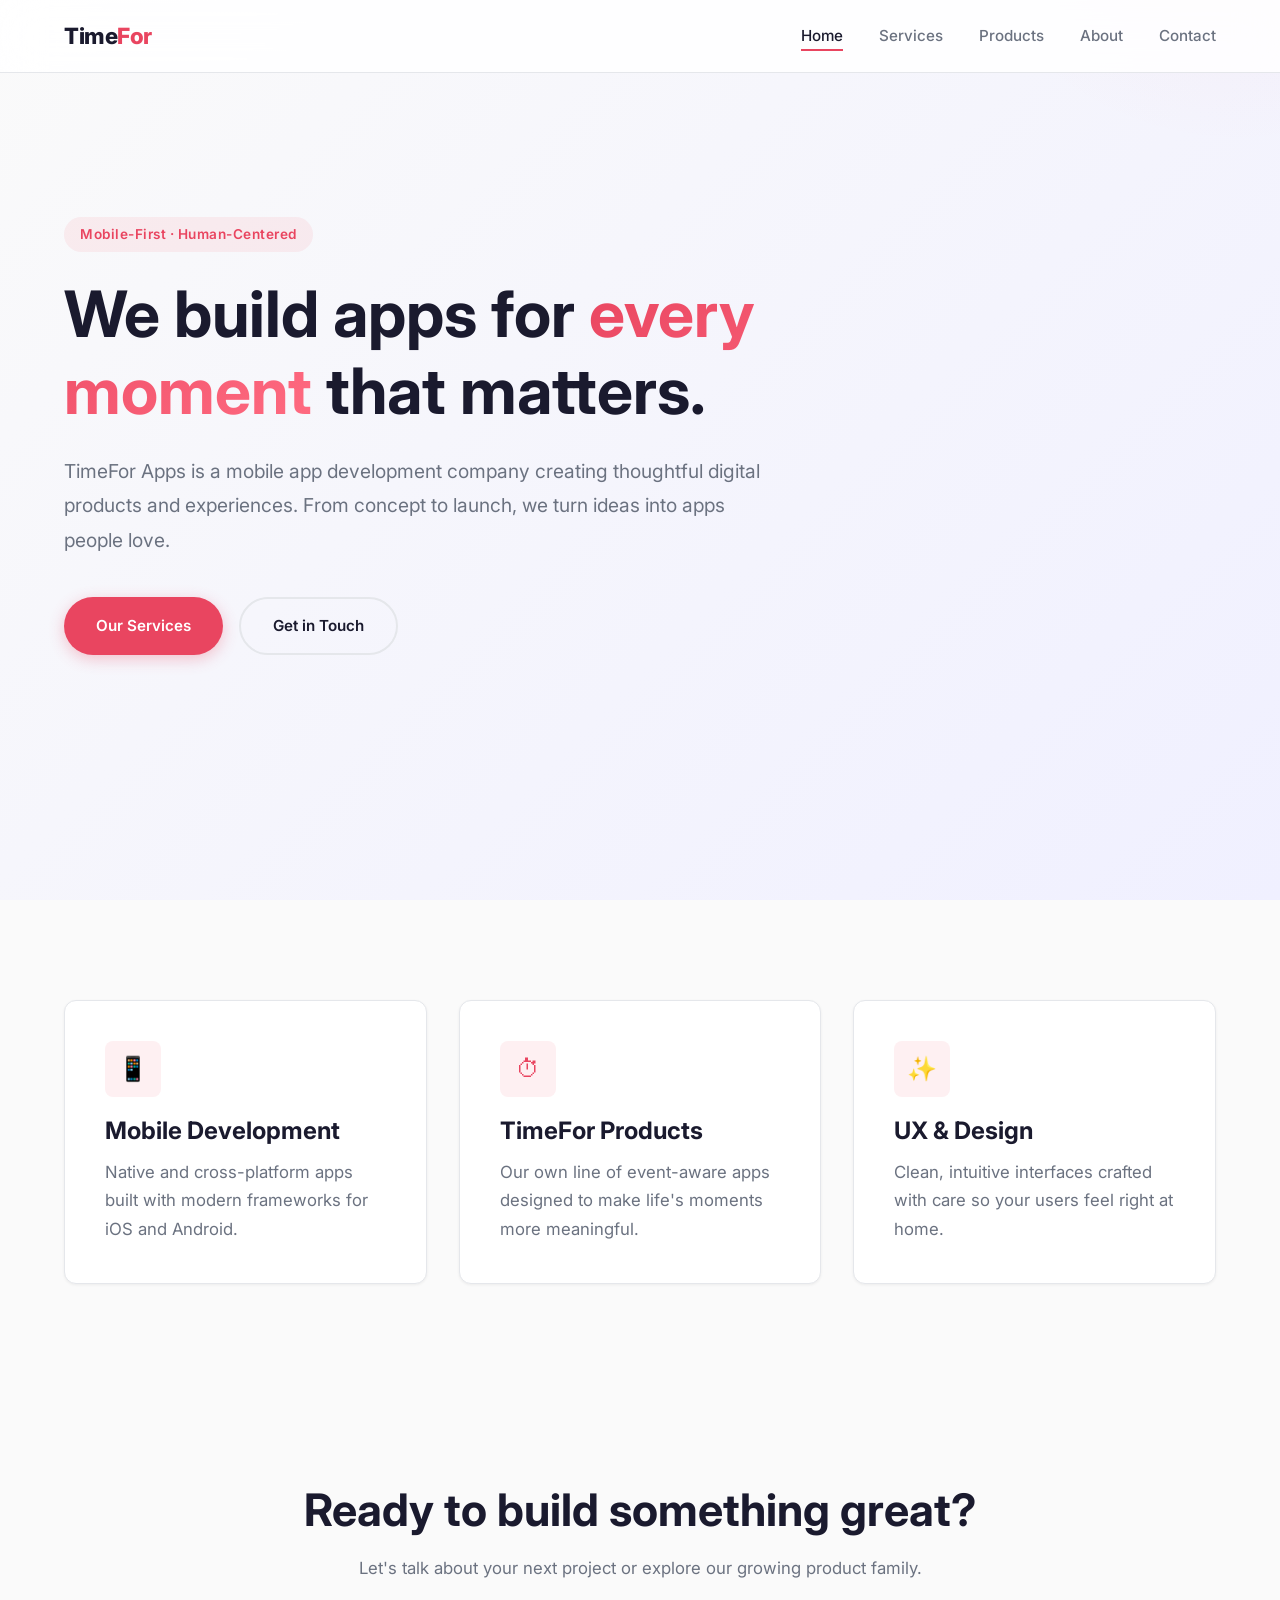
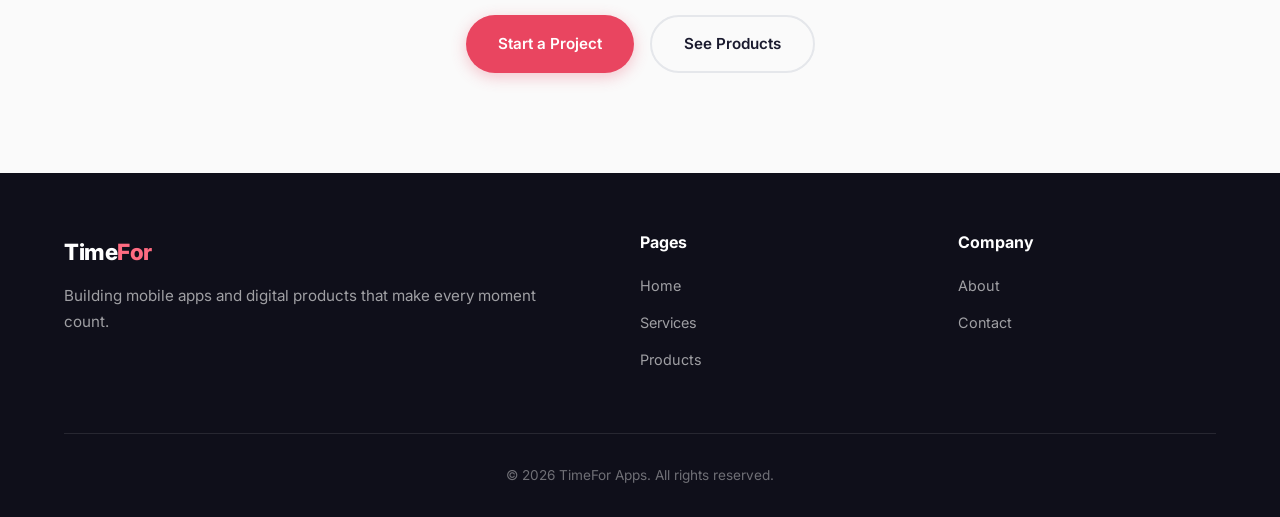
<file: index.html>
<!DOCTYPE html>
<html lang="en">
<head>
  <meta charset="UTF-8">
  <meta name="viewport" content="width=device-width, initial-scale=1.0">
  <title>TimeFor Apps — Mobile App Development & Digital Products</title>
  <meta name="description" content="TimeFor Apps crafts beautiful mobile applications and innovative digital products that make every moment count.">
  <link rel="preconnect" href="https://fonts.googleapis.com">
  <link rel="preconnect" href="https://fonts.gstatic.com" crossorigin>
  <link href="https://fonts.googleapis.com/css2?family=Inter:wght@400;500;600;700;800&display=swap" rel="stylesheet">
  <link rel="stylesheet" href="css/styles.css">
</head>
<body>

  <!-- Navigation -->
  <nav class="navbar">
    <div class="container">
      <a href="index.html" class="nav-logo">Time<span>For</span></a>
      <ul class="nav-links">
        <li><a href="index.html">Home</a></li>
        <li><a href="services.html">Services</a></li>
        <li><a href="products.html">Products</a></li>
        <li><a href="about.html">About</a></li>
        <li><a href="contact.html">Contact</a></li>
      </ul>
      <button class="nav-toggle" aria-label="Toggle navigation">
        <span></span>
        <span></span>
        <span></span>
      </button>
    </div>
  </nav>

  <!-- Hero -->
  <section class="hero">
    <div class="container">
      <div class="hero-content">
        <span class="hero-tag">Mobile-First &middot; Human-Centered</span>
        <h1>We build apps for <span class="highlight">every moment</span> that matters.</h1>
        <p>TimeFor Apps is a mobile app development company creating thoughtful digital products and experiences. From concept to launch, we turn ideas into apps people love.</p>
        <div class="hero-buttons">
          <a href="services.html" class="btn btn-primary">Our Services</a>
          <a href="contact.html" class="btn btn-outline">Get in Touch</a>
        </div>
      </div>
    </div>
  </section>

  <!-- Quick Intro -->
  <section>
    <div class="container">
      <div class="services-grid">
        <div class="card fade-in">
          <div class="card-icon">&#128241;</div>
          <h3>Mobile Development</h3>
          <p>Native and cross-platform apps built with modern frameworks for iOS and Android.</p>
        </div>
        <div class="card fade-in">
          <div class="card-icon">&#9201;</div>
          <h3>TimeFor Products</h3>
          <p>Our own line of event-aware apps designed to make life's moments more meaningful.</p>
        </div>
        <div class="card fade-in">
          <div class="card-icon">&#10024;</div>
          <h3>UX &amp; Design</h3>
          <p>Clean, intuitive interfaces crafted with care so your users feel right at home.</p>
        </div>
      </div>
    </div>
  </section>

  <!-- CTA -->
  <section style="text-align: center;">
    <div class="container">
      <h2 class="fade-in">Ready to build something great?</h2>
      <p class="fade-in" style="margin: 16px auto 32px;">Let's talk about your next project or explore our growing product family.</p>
      <div class="fade-in" style="display: flex; gap: 16px; justify-content: center; flex-wrap: wrap;">
        <a href="contact.html" class="btn btn-primary">Start a Project</a>
        <a href="products.html" class="btn btn-outline">See Products</a>
      </div>
    </div>
  </section>

  <!-- Footer -->
  <footer class="footer">
    <div class="container">
      <div class="footer-grid">
        <div class="footer-brand">
          <a href="index.html" class="nav-logo" style="color:#fff;">Time<span style="color:var(--color-accent-light);">For</span></a>
          <p>Building mobile apps and digital products that make every moment count.</p>
        </div>
        <div>
          <h4>Pages</h4>
          <ul class="footer-links">
            <li><a href="index.html">Home</a></li>
            <li><a href="services.html">Services</a></li>
            <li><a href="products.html">Products</a></li>
          </ul>
        </div>
        <div>
          <h4>Company</h4>
          <ul class="footer-links">
            <li><a href="about.html">About</a></li>
            <li><a href="contact.html">Contact</a></li>
          </ul>
        </div>
      </div>
      <div class="footer-bottom">
        &copy; 2026 TimeFor Apps. All rights reserved.
      </div>
    </div>
  </footer>

  <script src="js/main.js"></script>
</body>
</html>
</file>
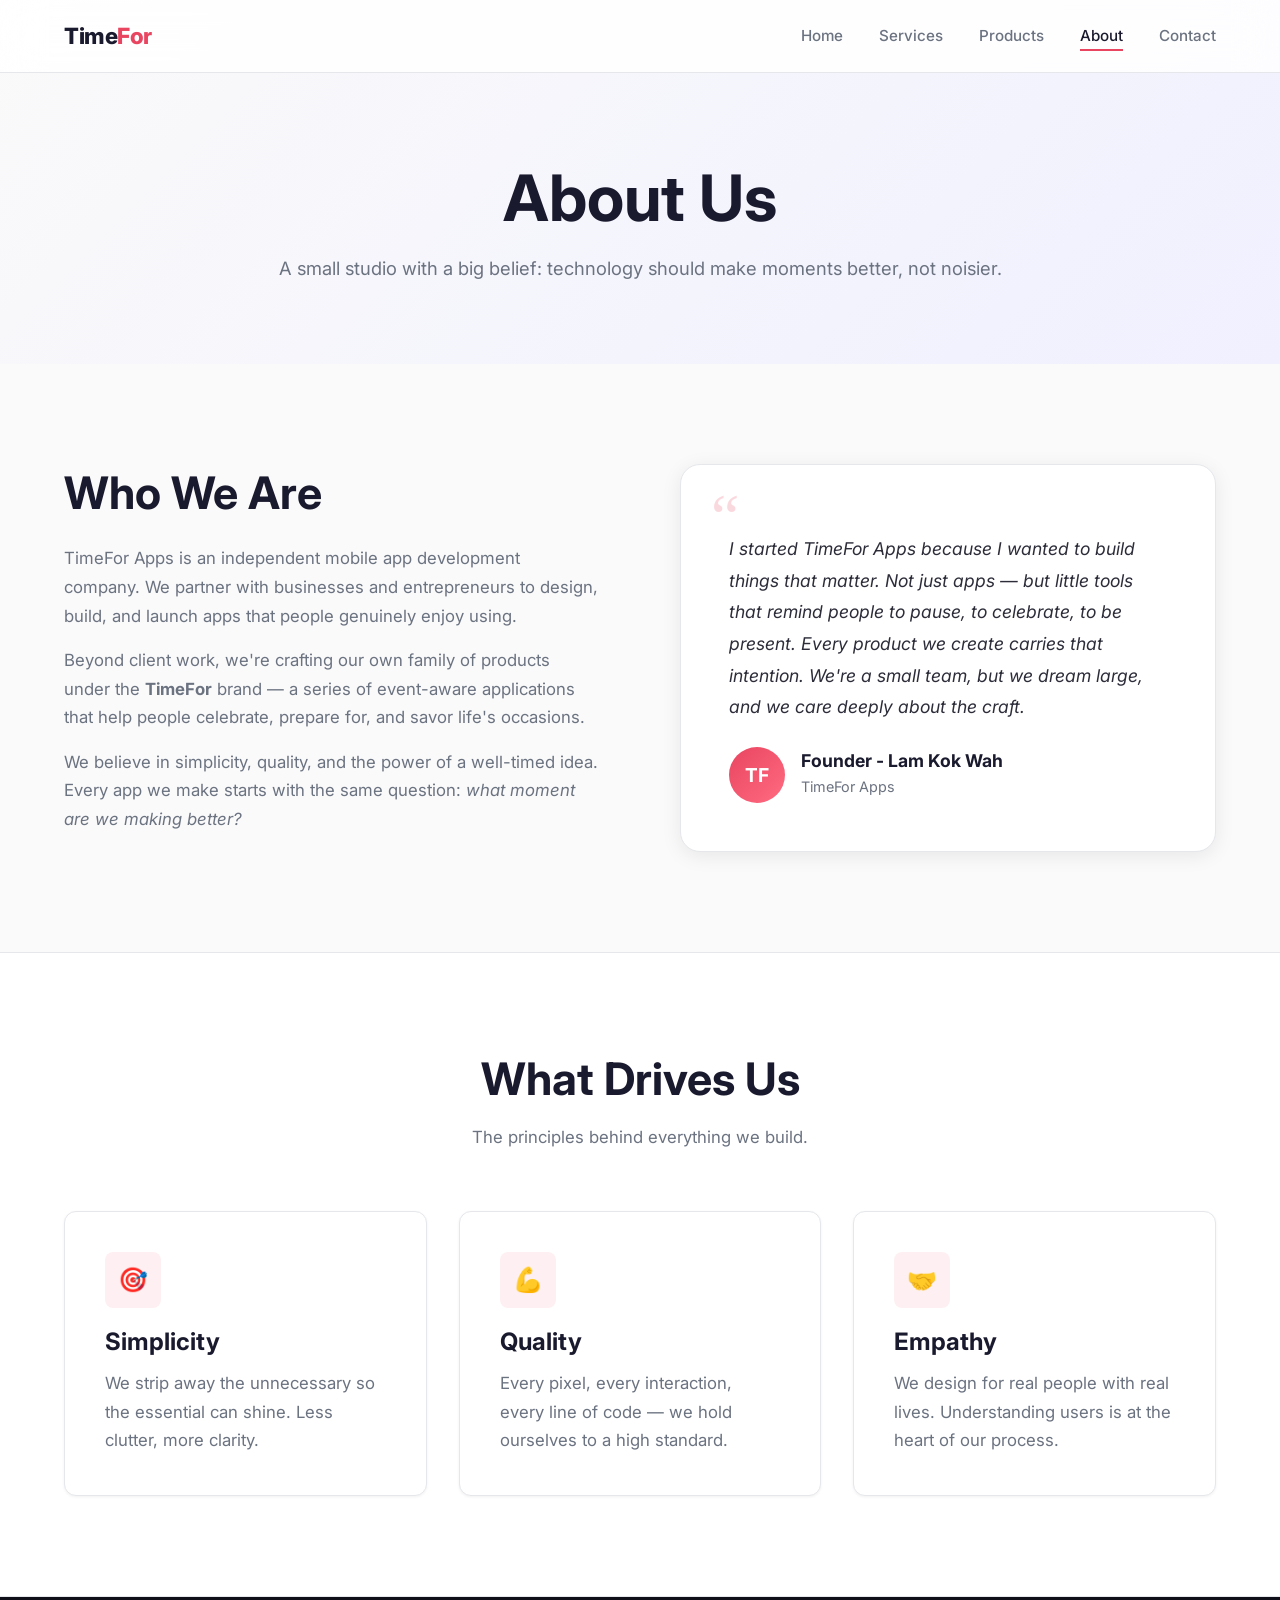
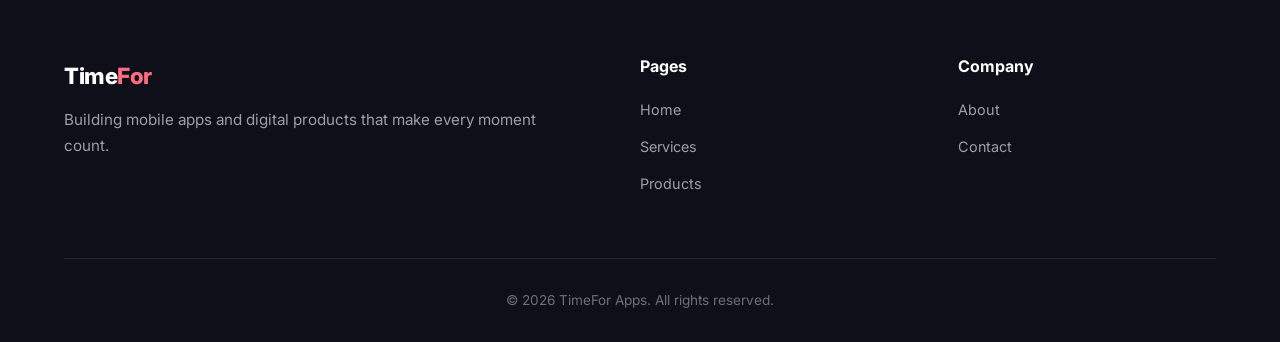
<file: about.html>
<!DOCTYPE html>
<html lang="en">
<head>
  <meta charset="UTF-8">
  <meta name="viewport" content="width=device-width, initial-scale=1.0">
  <title>About — TimeFor Apps</title>
  <meta name="description" content="Learn about TimeFor Apps, our mission, and the founder behind our mobile-first approach.">
  <link rel="preconnect" href="https://fonts.googleapis.com">
  <link rel="preconnect" href="https://fonts.gstatic.com" crossorigin>
  <link href="https://fonts.googleapis.com/css2?family=Inter:wght@400;500;600;700;800&display=swap" rel="stylesheet">
  <link rel="stylesheet" href="css/styles.css">
</head>
<body>

  <!-- Navigation -->
  <nav class="navbar">
    <div class="container">
      <a href="index.html" class="nav-logo">Time<span>For</span></a>
      <ul class="nav-links">
        <li><a href="index.html">Home</a></li>
        <li><a href="services.html">Services</a></li>
        <li><a href="products.html">Products</a></li>
        <li><a href="about.html">About</a></li>
        <li><a href="contact.html">Contact</a></li>
      </ul>
      <button class="nav-toggle" aria-label="Toggle navigation">
        <span></span>
        <span></span>
        <span></span>
      </button>
    </div>
  </nav>

  <!-- Page Header -->
  <section class="page-header">
    <div class="container">
      <h1>About Us</h1>
      <p>A small studio with a big belief: technology should make moments better, not noisier.</p>
    </div>
  </section>

  <!-- About Content -->
  <section>
    <div class="container">
      <div class="about-content">

        <div class="about-text fade-in">
          <h2>Who We Are</h2>
          <p>TimeFor Apps is an independent mobile app development company. We partner with businesses and entrepreneurs to design, build, and launch apps that people genuinely enjoy using.</p>
          <p>Beyond client work, we're crafting our own family of products under the <strong>TimeFor</strong> brand &mdash; a series of event-aware applications that help people celebrate, prepare for, and savor life's occasions.</p>
          <p>We believe in simplicity, quality, and the power of a well-timed idea. Every app we make starts with the same question: <em>what moment are we making better?</em></p>
        </div>

        <div class="founder-note fade-in">
          <blockquote>
            I started TimeFor Apps because I wanted to build things that matter. Not just apps &mdash; but little tools that remind people to pause, to celebrate, to be present. Every product we create carries that intention. We're a small team, but we dream large, and we care deeply about the craft.
          </blockquote>
          <div class="founder-info">
            <div class="founder-avatar">TF</div>
            <div class="founder-details">
              <h4>Founder - Lam Kok Wah</h4>
              <span>TimeFor Apps</span>
            </div>
          </div>
        </div>

      </div>
    </div>
  </section>

  <!-- Values -->
  <section style="background: var(--color-surface); border-top: 1px solid var(--color-border); border-bottom: 1px solid var(--color-border);">
    <div class="container" style="text-align: center;">
      <h2 class="fade-in">What Drives Us</h2>
      <p class="fade-in" style="margin: 16px auto 60px; max-width: 500px;">The principles behind everything we build.</p>
      <div class="services-grid" style="text-align: left;">
        <div class="card fade-in">
          <div class="card-icon">&#127919;</div>
          <h3>Simplicity</h3>
          <p>We strip away the unnecessary so the essential can shine. Less clutter, more clarity.</p>
        </div>
        <div class="card fade-in">
          <div class="card-icon">&#128170;</div>
          <h3>Quality</h3>
          <p>Every pixel, every interaction, every line of code &mdash; we hold ourselves to a high standard.</p>
        </div>
        <div class="card fade-in">
          <div class="card-icon">&#129309;</div>
          <h3>Empathy</h3>
          <p>We design for real people with real lives. Understanding users is at the heart of our process.</p>
        </div>
      </div>
    </div>
  </section>

  <!-- Footer -->
  <footer class="footer">
    <div class="container">
      <div class="footer-grid">
        <div class="footer-brand">
          <a href="index.html" class="nav-logo" style="color:#fff;">Time<span style="color:var(--color-accent-light);">For</span></a>
          <p>Building mobile apps and digital products that make every moment count.</p>
        </div>
        <div>
          <h4>Pages</h4>
          <ul class="footer-links">
            <li><a href="index.html">Home</a></li>
            <li><a href="services.html">Services</a></li>
            <li><a href="products.html">Products</a></li>
          </ul>
        </div>
        <div>
          <h4>Company</h4>
          <ul class="footer-links">
            <li><a href="about.html">About</a></li>
            <li><a href="contact.html">Contact</a></li>
          </ul>
        </div>
      </div>
      <div class="footer-bottom">
        &copy; 2026 TimeFor Apps. All rights reserved.
      </div>
    </div>
  </footer>

  <script src="js/main.js"></script>
</body>
</html>
</file>
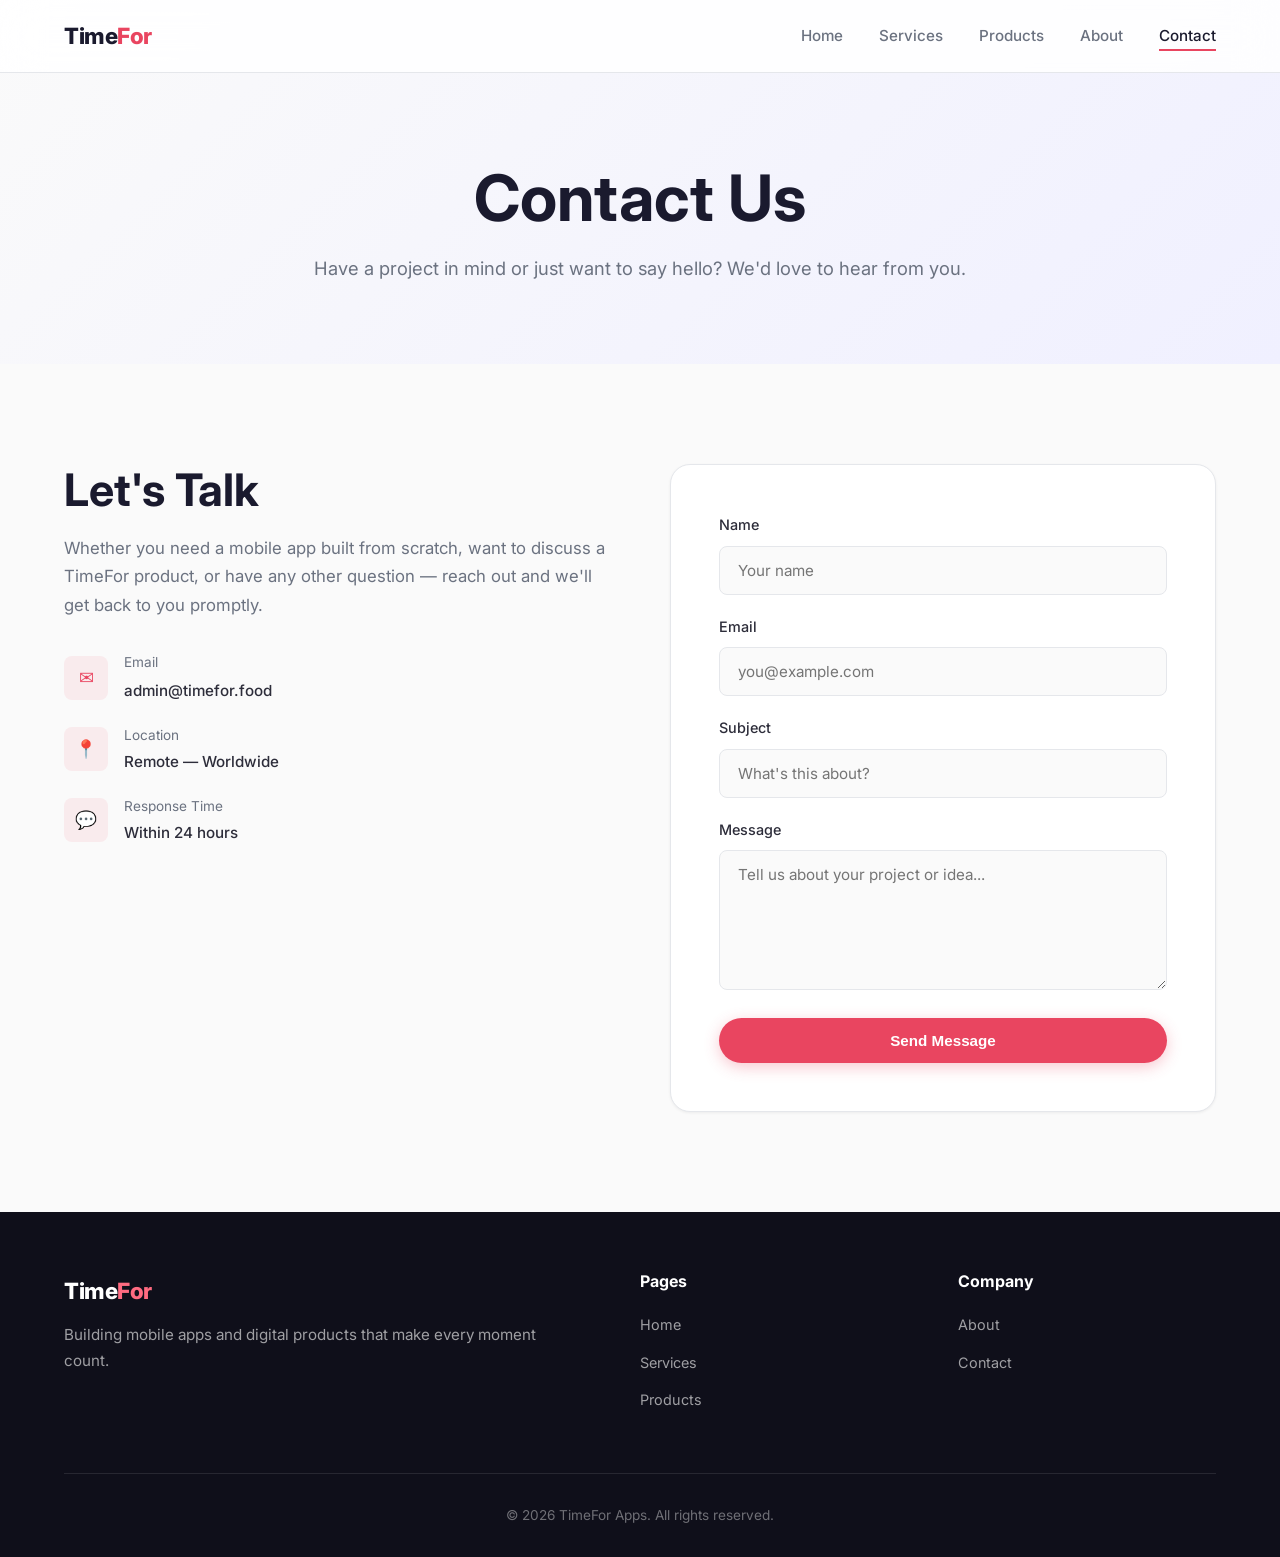
<file: contact.html>
<!DOCTYPE html>
<html lang="en">
<head>
  <meta charset="UTF-8">
  <meta name="viewport" content="width=device-width, initial-scale=1.0">
  <title>Contact — TimeFor Apps</title>
  <meta name="description" content="Get in touch with TimeFor Apps. Have a project idea or question? We'd love to hear from you.">
  <link rel="preconnect" href="https://fonts.googleapis.com">
  <link rel="preconnect" href="https://fonts.gstatic.com" crossorigin>
  <link href="https://fonts.googleapis.com/css2?family=Inter:wght@400;500;600;700;800&display=swap" rel="stylesheet">
  <link rel="stylesheet" href="css/styles.css">
</head>
<body>

  <!-- Navigation -->
  <nav class="navbar">
    <div class="container">
      <a href="index.html" class="nav-logo">Time<span>For</span></a>
      <ul class="nav-links">
        <li><a href="index.html">Home</a></li>
        <li><a href="services.html">Services</a></li>
        <li><a href="products.html">Products</a></li>
        <li><a href="about.html">About</a></li>
        <li><a href="contact.html">Contact</a></li>
      </ul>
      <button class="nav-toggle" aria-label="Toggle navigation">
        <span></span>
        <span></span>
        <span></span>
      </button>
    </div>
  </nav>

  <!-- Page Header -->
  <section class="page-header">
    <div class="container">
      <h1>Contact Us</h1>
      <p>Have a project in mind or just want to say hello? We'd love to hear from you.</p>
    </div>
  </section>

  <!-- Contact Content -->
  <section>
    <div class="container">
      <div class="contact-wrapper">

        <div class="contact-info fade-in">
          <h2>Let's Talk</h2>
          <p>Whether you need a mobile app built from scratch, want to discuss a TimeFor product, or have any other question &mdash; reach out and we'll get back to you promptly.</p>

          <div class="contact-detail">
            <div class="contact-detail-icon">&#9993;</div>
            <div class="contact-detail-text">
              <span>Email</span>
              <a href="mailto:admin@timefor.food">admin@timefor.food</a>
            </div>
          </div>

          <div class="contact-detail">
            <div class="contact-detail-icon">&#128205;</div>
            <div class="contact-detail-text">
              <span>Location</span>
              <p>Remote &mdash; Worldwide</p>
            </div>
          </div>

          <div class="contact-detail">
            <div class="contact-detail-icon">&#128172;</div>
            <div class="contact-detail-text">
              <span>Response Time</span>
              <p>Within 24 hours</p>
            </div>
          </div>
        </div>

        <form class="contact-form fade-in" onsubmit="return false;">
          <div class="form-group">
            <label for="name">Name</label>
            <input type="text" id="name" name="name" placeholder="Your name" required>
          </div>
          <div class="form-group">
            <label for="email">Email</label>
            <input type="email" id="email" name="email" placeholder="you@example.com" required>
          </div>
          <div class="form-group">
            <label for="subject">Subject</label>
            <input type="text" id="subject" name="subject" placeholder="What's this about?">
          </div>
          <div class="form-group">
            <label for="message">Message</label>
            <textarea id="message" name="message" placeholder="Tell us about your project or idea..." required></textarea>
          </div>
          <button type="submit" class="btn btn-primary">Send Message</button>
        </form>

      </div>
    </div>
  </section>

  <!-- Footer -->
  <footer class="footer">
    <div class="container">
      <div class="footer-grid">
        <div class="footer-brand">
          <a href="index.html" class="nav-logo" style="color:#fff;">Time<span style="color:var(--color-accent-light);">For</span></a>
          <p>Building mobile apps and digital products that make every moment count.</p>
        </div>
        <div>
          <h4>Pages</h4>
          <ul class="footer-links">
            <li><a href="index.html">Home</a></li>
            <li><a href="services.html">Services</a></li>
            <li><a href="products.html">Products</a></li>
          </ul>
        </div>
        <div>
          <h4>Company</h4>
          <ul class="footer-links">
            <li><a href="about.html">About</a></li>
            <li><a href="contact.html">Contact</a></li>
          </ul>
        </div>
      </div>
      <div class="footer-bottom">
        &copy; 2026 TimeFor Apps. All rights reserved.
      </div>
    </div>
  </footer>

  <script src="js/main.js"></script>
</body>
</html>
</file>
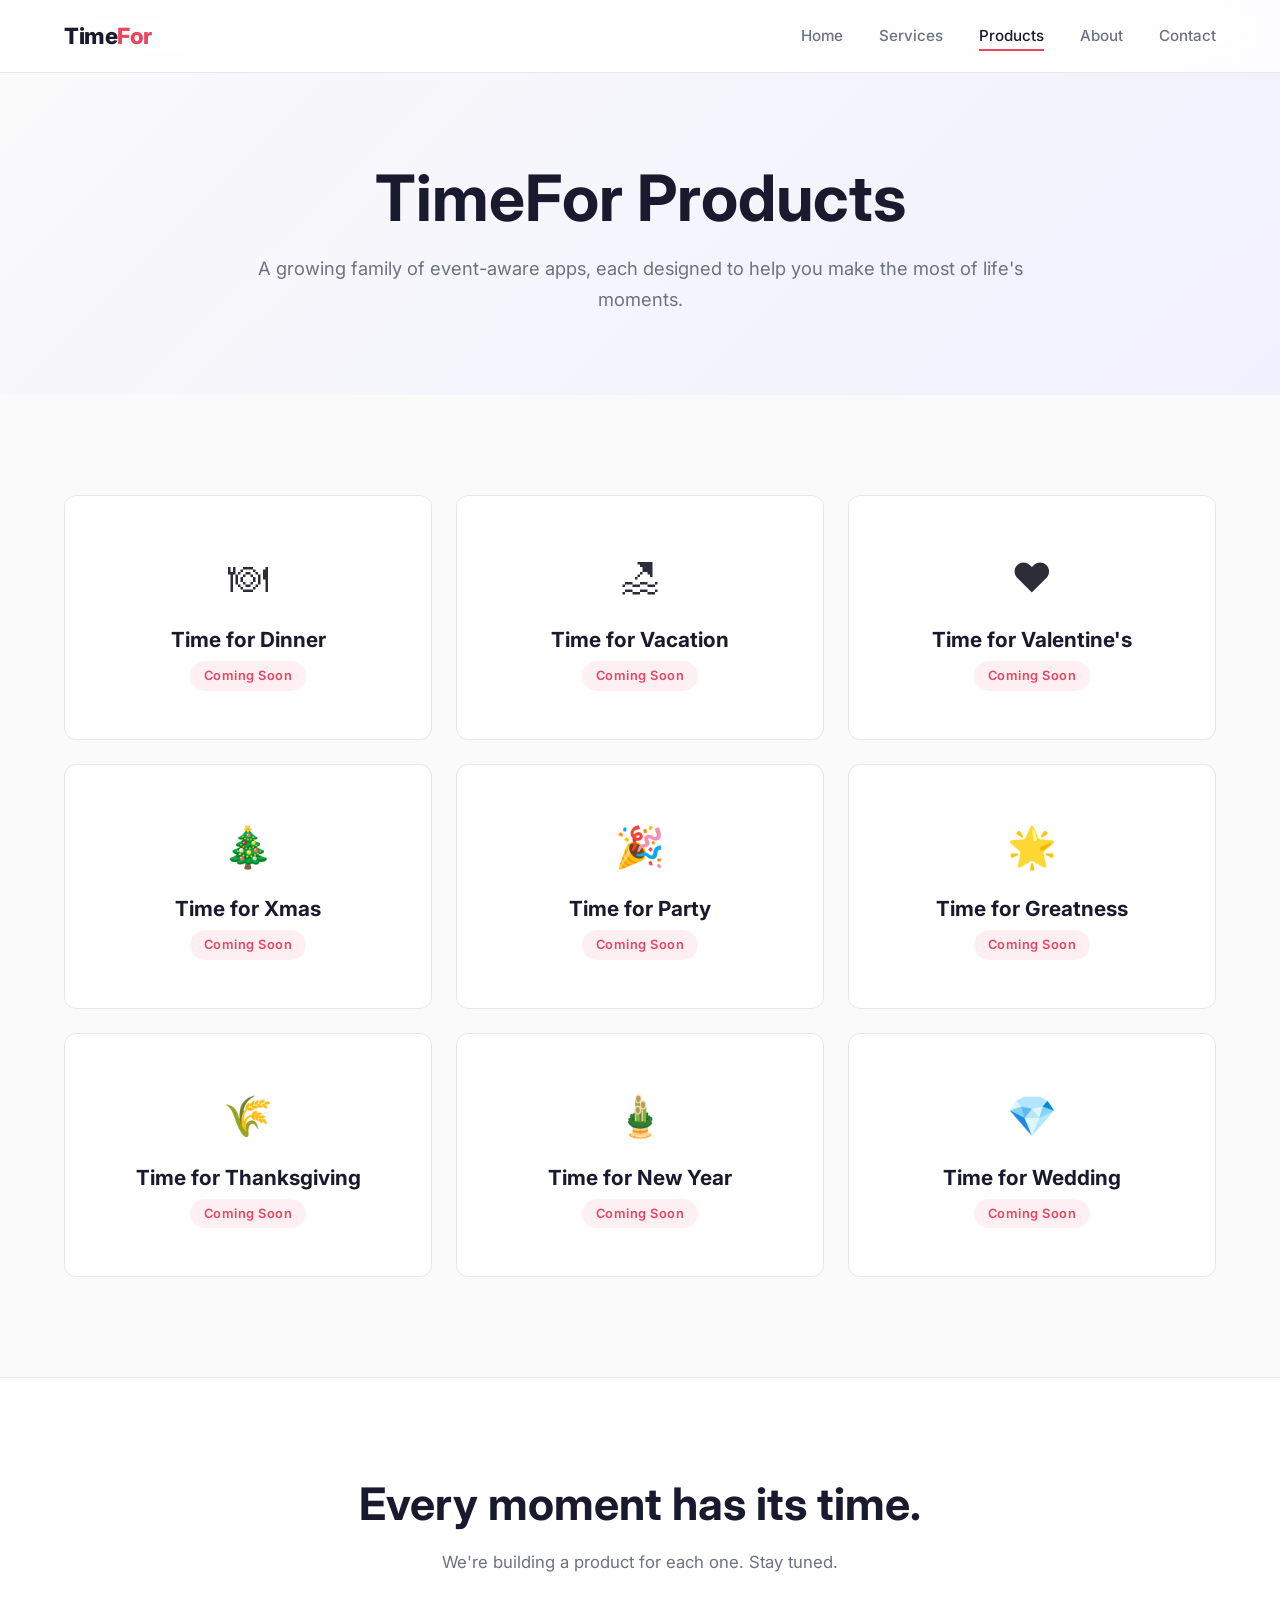
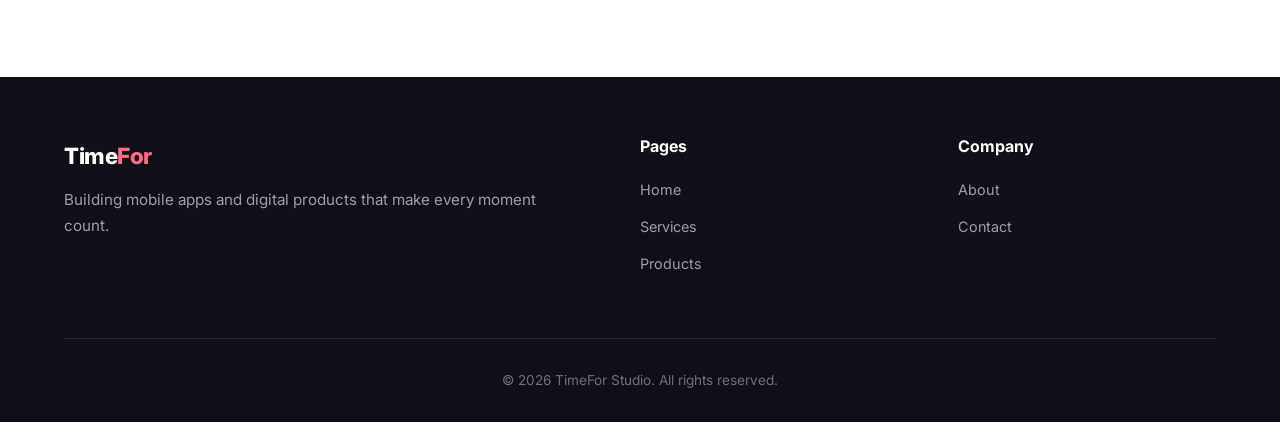
<file: products.html>
<!DOCTYPE html>
<html lang="en">
<head>
  <meta charset="UTF-8">
  <meta name="viewport" content="width=device-width, initial-scale=1.0">
  <title>Products — TimeFor Apps</title>
  <meta name="description" content="Explore the TimeFor product family — event-aware apps designed to make life's moments more meaningful.">
  <link rel="preconnect" href="https://fonts.googleapis.com">
  <link rel="preconnect" href="https://fonts.gstatic.com" crossorigin>
  <link href="https://fonts.googleapis.com/css2?family=Inter:wght@400;500;600;700;800&display=swap" rel="stylesheet">
  <link rel="stylesheet" href="css/styles.css">
</head>
<body>

  <!-- Navigation -->
  <nav class="navbar">
    <div class="container">
      <a href="index.html" class="nav-logo">Time<span>For</span></a>
      <ul class="nav-links">
        <li><a href="index.html">Home</a></li>
        <li><a href="services.html">Services</a></li>
        <li><a href="products.html">Products</a></li>
        <li><a href="about.html">About</a></li>
        <li><a href="contact.html">Contact</a></li>
      </ul>
      <button class="nav-toggle" aria-label="Toggle navigation">
        <span></span>
        <span></span>
        <span></span>
      </button>
    </div>
  </nav>

  <!-- Page Header -->
  <section class="page-header">
    <div class="container">
      <h1>TimeFor Products</h1>
      <p>A growing family of event-aware apps, each designed to help you make the most of life's moments.</p>
    </div>
  </section>

  <!-- Products Grid -->
  <section>
    <div class="container">
      <div class="products-grid">

        <div class="product-card fade-in">
          <span class="product-emoji">&#127869;</span>
          <h3>Time for Dinner</h3>
          <span class="product-status">Coming Soon</span>
        </div>

        <div class="product-card fade-in">
          <span class="product-emoji">&#127958;</span>
          <h3>Time for Vacation</h3>
          <span class="product-status">Coming Soon</span>
        </div>

        <div class="product-card fade-in">
          <span class="product-emoji">&#10084;&#65039;</span>
          <h3>Time for Valentine's</h3>
          <span class="product-status">Coming Soon</span>
        </div>

        <div class="product-card fade-in">
          <span class="product-emoji">&#127876;</span>
          <h3>Time for Xmas</h3>
          <span class="product-status">Coming Soon</span>
        </div>

        <div class="product-card fade-in">
          <span class="product-emoji">&#127881;</span>
          <h3>Time for Party</h3>
          <span class="product-status">Coming Soon</span>
        </div>

        <div class="product-card fade-in">
          <span class="product-emoji">&#127775;</span>
          <h3>Time for Greatness</h3>
          <span class="product-status">Coming Soon</span>
        </div>

        <div class="product-card fade-in">
          <span class="product-emoji">&#127806;</span>
          <h3>Time for Thanksgiving</h3>
          <span class="product-status">Coming Soon</span>
        </div>

        <div class="product-card fade-in">
          <span class="product-emoji">&#127885;</span>
          <h3>Time for New Year</h3>
          <span class="product-status">Coming Soon</span>
        </div>

        <div class="product-card fade-in">
          <span class="product-emoji">&#128142;</span>
          <h3>Time for Wedding</h3>
          <span class="product-status">Coming Soon</span>
        </div>

      </div>
    </div>
  </section>

  <!-- Tagline -->
  <section style="text-align: center; background: var(--color-surface); border-top: 1px solid var(--color-border);">
    <div class="container">
      <h2 class="fade-in">Every moment has its time.</h2>
      <p class="fade-in" style="margin: 16px auto 0; max-width: 500px;">We're building a product for each one. Stay tuned.</p>
    </div>
  </section>

  <!-- Footer -->
  <footer class="footer">
    <div class="container">
      <div class="footer-grid">
        <div class="footer-brand">
          <a href="index.html" class="nav-logo" style="color:#fff;">Time<span style="color:var(--color-accent-light);">For</span></a>
          <p>Building mobile apps and digital products that make every moment count.</p>
        </div>
        <div>
          <h4>Pages</h4>
          <ul class="footer-links">
            <li><a href="index.html">Home</a></li>
            <li><a href="services.html">Services</a></li>
            <li><a href="products.html">Products</a></li>
          </ul>
        </div>
        <div>
          <h4>Company</h4>
          <ul class="footer-links">
            <li><a href="about.html">About</a></li>
            <li><a href="contact.html">Contact</a></li>
          </ul>
        </div>
      </div>
      <div class="footer-bottom">
        &copy; 2026 TimeFor Studio. All rights reserved.
      </div>
    </div>
  </footer>

  <script src="js/main.js"></script>
</body>
</html>
</file>
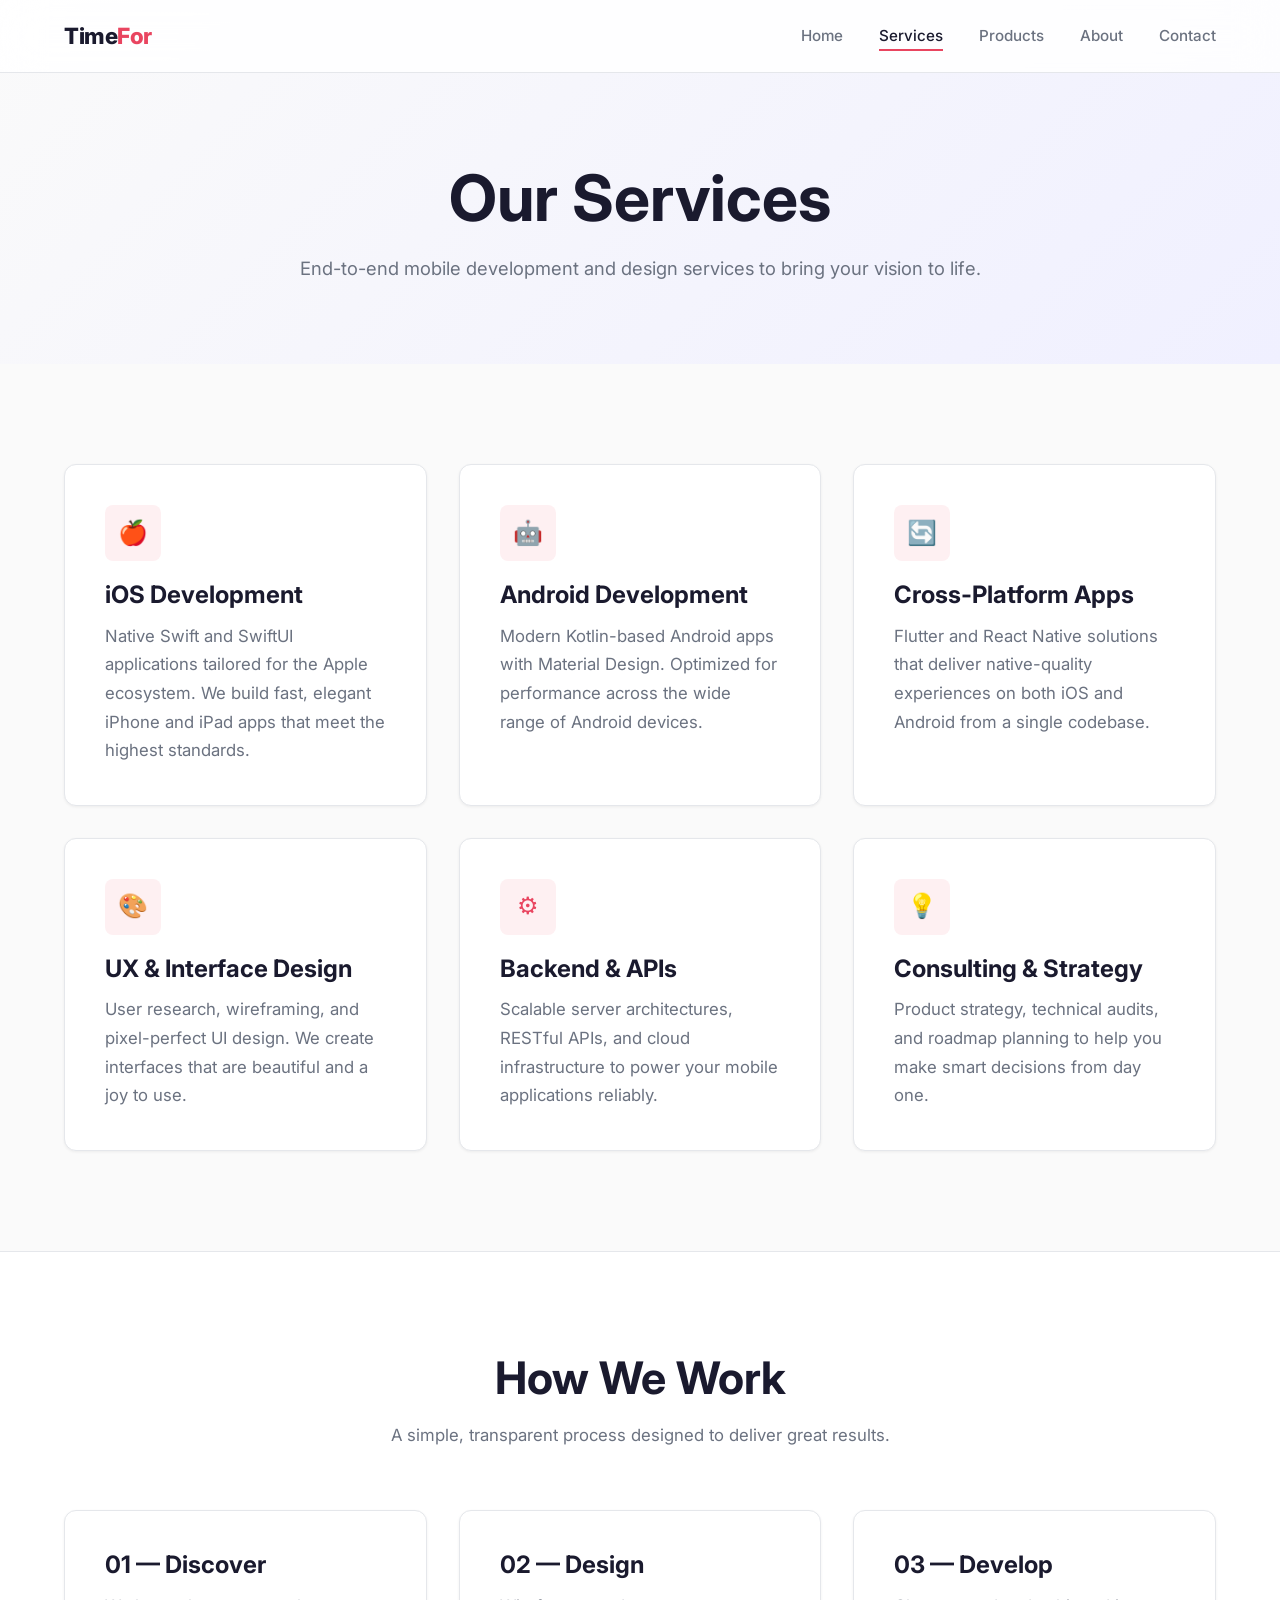
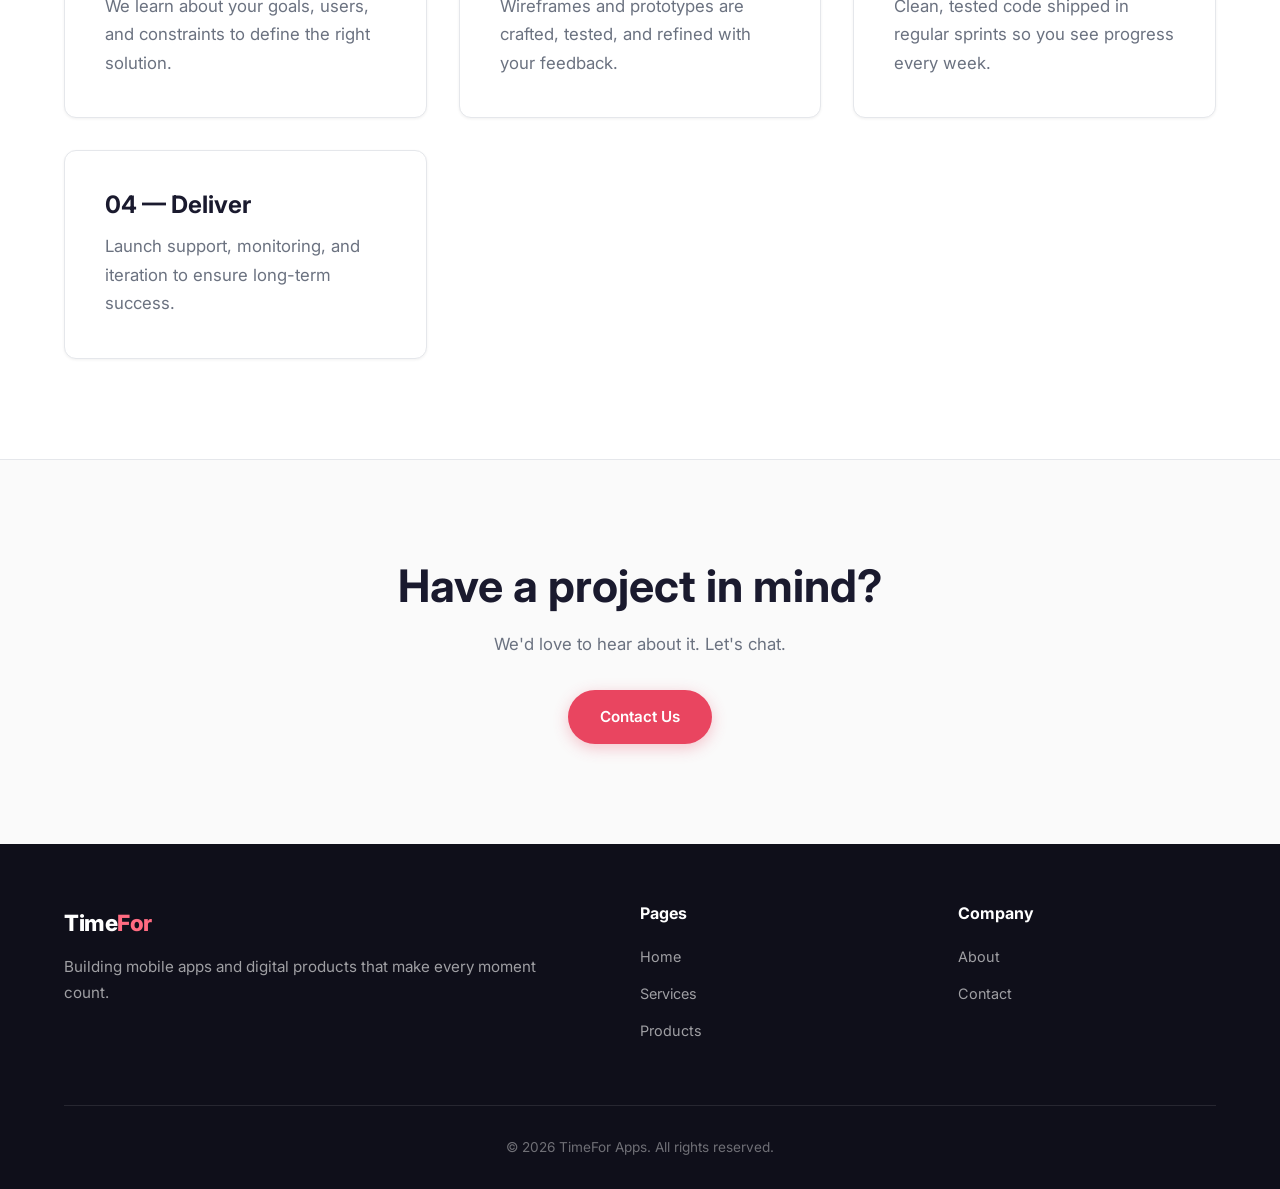
<file: services.html>
<!DOCTYPE html>
<html lang="en">
<head>
  <meta charset="UTF-8">
  <meta name="viewport" content="width=device-width, initial-scale=1.0">
  <title>Services — TimeFor Apps</title>
  <meta name="description" content="Mobile app development services including iOS, Android, cross-platform, UX design, and consulting.">
  <link rel="preconnect" href="https://fonts.googleapis.com">
  <link rel="preconnect" href="https://fonts.gstatic.com" crossorigin>
  <link href="https://fonts.googleapis.com/css2?family=Inter:wght@400;500;600;700;800&display=swap" rel="stylesheet">
  <link rel="stylesheet" href="css/styles.css">
</head>
<body>

  <!-- Navigation -->
  <nav class="navbar">
    <div class="container">
      <a href="index.html" class="nav-logo">Time<span>For</span></a>
      <ul class="nav-links">
        <li><a href="index.html">Home</a></li>
        <li><a href="services.html">Services</a></li>
        <li><a href="products.html">Products</a></li>
        <li><a href="about.html">About</a></li>
        <li><a href="contact.html">Contact</a></li>
      </ul>
      <button class="nav-toggle" aria-label="Toggle navigation">
        <span></span>
        <span></span>
        <span></span>
      </button>
    </div>
  </nav>

  <!-- Page Header -->
  <section class="page-header">
    <div class="container">
      <h1>Our Services</h1>
      <p>End-to-end mobile development and design services to bring your vision to life.</p>
    </div>
  </section>

  <!-- Services Detail -->
  <section>
    <div class="container">
      <div class="services-grid">

        <div class="card fade-in">
          <div class="card-icon">&#127822;</div>
          <h3>iOS Development</h3>
          <p>Native Swift and SwiftUI applications tailored for the Apple ecosystem. We build fast, elegant iPhone and iPad apps that meet the highest standards.</p>
        </div>

        <div class="card fade-in">
          <div class="card-icon">&#129302;</div>
          <h3>Android Development</h3>
          <p>Modern Kotlin-based Android apps with Material Design. Optimized for performance across the wide range of Android devices.</p>
        </div>

        <div class="card fade-in">
          <div class="card-icon">&#128260;</div>
          <h3>Cross-Platform Apps</h3>
          <p>Flutter and React Native solutions that deliver native-quality experiences on both iOS and Android from a single codebase.</p>
        </div>

        <div class="card fade-in">
          <div class="card-icon">&#127912;</div>
          <h3>UX &amp; Interface Design</h3>
          <p>User research, wireframing, and pixel-perfect UI design. We create interfaces that are beautiful and a joy to use.</p>
        </div>

        <div class="card fade-in">
          <div class="card-icon">&#9881;</div>
          <h3>Backend &amp; APIs</h3>
          <p>Scalable server architectures, RESTful APIs, and cloud infrastructure to power your mobile applications reliably.</p>
        </div>

        <div class="card fade-in">
          <div class="card-icon">&#128161;</div>
          <h3>Consulting &amp; Strategy</h3>
          <p>Product strategy, technical audits, and roadmap planning to help you make smart decisions from day one.</p>
        </div>

      </div>
    </div>
  </section>

  <!-- Process -->
  <section style="background: var(--color-surface); border-top: 1px solid var(--color-border); border-bottom: 1px solid var(--color-border);">
    <div class="container" style="text-align: center;">
      <h2 class="fade-in">How We Work</h2>
      <p class="fade-in" style="margin: 16px auto 60px; max-width: 550px;">A simple, transparent process designed to deliver great results.</p>
      <div class="services-grid" style="text-align: left;">
        <div class="card fade-in">
          <h3>01 &mdash; Discover</h3>
          <p>We learn about your goals, users, and constraints to define the right solution.</p>
        </div>
        <div class="card fade-in">
          <h3>02 &mdash; Design</h3>
          <p>Wireframes and prototypes are crafted, tested, and refined with your feedback.</p>
        </div>
        <div class="card fade-in">
          <h3>03 &mdash; Develop</h3>
          <p>Clean, tested code shipped in regular sprints so you see progress every week.</p>
        </div>
        <div class="card fade-in">
          <h3>04 &mdash; Deliver</h3>
          <p>Launch support, monitoring, and iteration to ensure long-term success.</p>
        </div>
      </div>
    </div>
  </section>

  <!-- CTA -->
  <section style="text-align: center;">
    <div class="container">
      <h2 class="fade-in">Have a project in mind?</h2>
      <p class="fade-in" style="margin: 16px auto 32px;">We'd love to hear about it. Let's chat.</p>
      <a href="contact.html" class="btn btn-primary fade-in">Contact Us</a>
    </div>
  </section>

  <!-- Footer -->
  <footer class="footer">
    <div class="container">
      <div class="footer-grid">
        <div class="footer-brand">
          <a href="index.html" class="nav-logo" style="color:#fff;">Time<span style="color:var(--color-accent-light);">For</span></a>
          <p>Building mobile apps and digital products that make every moment count.</p>
        </div>
        <div>
          <h4>Pages</h4>
          <ul class="footer-links">
            <li><a href="index.html">Home</a></li>
            <li><a href="services.html">Services</a></li>
            <li><a href="products.html">Products</a></li>
          </ul>
        </div>
        <div>
          <h4>Company</h4>
          <ul class="footer-links">
            <li><a href="about.html">About</a></li>
            <li><a href="contact.html">Contact</a></li>
          </ul>
        </div>
      </div>
      <div class="footer-bottom">
        &copy; 2026 TimeFor Apps. All rights reserved.
      </div>
    </div>
  </footer>

  <script src="js/main.js"></script>
</body>
</html>
</file>
<file: css/styles.css>
/* ============================================
   TimeFor Studio — Design System & Styles
   ============================================ */

/* ---------- Reset & Base ---------- */
*, *::before, *::after {
  margin: 0;
  padding: 0;
  box-sizing: border-box;
}

:root {
  --color-bg: #fafafa;
  --color-surface: #ffffff;
  --color-primary: #1a1a2e;
  --color-accent: #e94560;
  --color-accent-light: #ff6b81;
  --color-text: #2d2d3a;
  --color-text-muted: #6b7280;
  --color-border: #e5e7eb;
  --color-dark-bg: #0f0f1a;
  --color-dark-surface: #1a1a2e;

  --font-heading: 'Inter', -apple-system, BlinkMacSystemFont, 'Segoe UI', sans-serif;
  --font-body: 'Inter', -apple-system, BlinkMacSystemFont, 'Segoe UI', sans-serif;

  --shadow-sm: 0 1px 3px rgba(0,0,0,0.06);
  --shadow-md: 0 4px 20px rgba(0,0,0,0.08);
  --shadow-lg: 0 10px 40px rgba(0,0,0,0.1);

  --radius-sm: 8px;
  --radius-md: 12px;
  --radius-lg: 20px;
  --radius-full: 9999px;

  --transition: 0.3s cubic-bezier(0.4, 0, 0.2, 1);
  --max-width: 1200px;
}

html {
  scroll-behavior: smooth;
  font-size: 16px;
}

body {
  font-family: var(--font-body);
  color: var(--color-text);
  background-color: var(--color-bg);
  line-height: 1.7;
  -webkit-font-smoothing: antialiased;
  -moz-osx-font-smoothing: grayscale;
}

a {
  text-decoration: none;
  color: inherit;
  transition: color var(--transition);
}

img {
  max-width: 100%;
  display: block;
}

/* ---------- Typography ---------- */
h1, h2, h3, h4 {
  font-family: var(--font-heading);
  font-weight: 700;
  line-height: 1.2;
  color: var(--color-primary);
}

h1 { font-size: clamp(2.5rem, 5vw, 4rem); }
h2 { font-size: clamp(1.8rem, 3.5vw, 2.8rem); }
h3 { font-size: clamp(1.2rem, 2vw, 1.5rem); }
h4 { font-size: 1.1rem; }

p {
  color: var(--color-text-muted);
  font-size: 1.05rem;
  max-width: 65ch;
}

/* ---------- Layout ---------- */
.container {
  width: 100%;
  max-width: var(--max-width);
  margin: 0 auto;
  padding: 0 24px;
}

section {
  padding: 100px 0;
}

/* ---------- Navigation ---------- */
.navbar {
  position: fixed;
  top: 0;
  left: 0;
  right: 0;
  z-index: 1000;
  background: rgba(255, 255, 255, 0.85);
  backdrop-filter: blur(20px);
  -webkit-backdrop-filter: blur(20px);
  border-bottom: 1px solid var(--color-border);
  transition: all var(--transition);
}

.navbar .container {
  display: flex;
  align-items: center;
  justify-content: space-between;
  height: 72px;
}

.nav-logo {
  font-size: 1.4rem;
  font-weight: 800;
  color: var(--color-primary);
  letter-spacing: -0.5px;
}

.nav-logo span {
  color: var(--color-accent);
}

.nav-links {
  display: flex;
  align-items: center;
  gap: 36px;
  list-style: none;
}

.nav-links a {
  font-size: 0.95rem;
  font-weight: 500;
  color: var(--color-text-muted);
  position: relative;
  padding: 4px 0;
}

.nav-links a::after {
  content: '';
  position: absolute;
  bottom: -2px;
  left: 0;
  width: 0;
  height: 2px;
  background: var(--color-accent);
  transition: width var(--transition);
}

.nav-links a:hover,
.nav-links a.active {
  color: var(--color-primary);
}

.nav-links a:hover::after,
.nav-links a.active::after {
  width: 100%;
}

.nav-toggle {
  display: none;
  flex-direction: column;
  gap: 5px;
  cursor: pointer;
  background: none;
  border: none;
  padding: 4px;
}

.nav-toggle span {
  width: 24px;
  height: 2px;
  background: var(--color-primary);
  transition: all var(--transition);
}

/* ---------- Buttons ---------- */
.btn {
  display: inline-flex;
  align-items: center;
  gap: 8px;
  padding: 14px 32px;
  border-radius: var(--radius-full);
  font-size: 0.95rem;
  font-weight: 600;
  cursor: pointer;
  border: none;
  transition: all var(--transition);
}

.btn-primary {
  background: var(--color-accent);
  color: #fff;
  box-shadow: 0 4px 15px rgba(233, 69, 96, 0.3);
}

.btn-primary:hover {
  background: var(--color-accent-light);
  transform: translateY(-2px);
  box-shadow: 0 6px 25px rgba(233, 69, 96, 0.4);
}

.btn-outline {
  background: transparent;
  color: var(--color-primary);
  border: 2px solid var(--color-border);
}

.btn-outline:hover {
  border-color: var(--color-accent);
  color: var(--color-accent);
}

/* ---------- Hero Section ---------- */
.hero {
  min-height: 100vh;
  display: flex;
  align-items: center;
  padding-top: 72px;
  background: linear-gradient(135deg, var(--color-bg) 0%, #f0f0ff 100%);
  position: relative;
  overflow: hidden;
}

.hero::before {
  content: '';
  position: absolute;
  top: -50%;
  right: -20%;
  width: 600px;
  height: 600px;
  border-radius: 50%;
  background: radial-gradient(circle, rgba(233,69,96,0.06) 0%, transparent 70%);
  pointer-events: none;
}

.hero-content {
  max-width: 700px;
}

.hero-tag {
  display: inline-block;
  padding: 6px 16px;
  background: rgba(233, 69, 96, 0.08);
  color: var(--color-accent);
  border-radius: var(--radius-full);
  font-size: 0.85rem;
  font-weight: 600;
  margin-bottom: 24px;
  letter-spacing: 0.5px;
}

.hero h1 {
  margin-bottom: 24px;
}

.hero h1 .highlight {
  background: linear-gradient(135deg, var(--color-accent), var(--color-accent-light));
  -webkit-background-clip: text;
  -webkit-text-fill-color: transparent;
  background-clip: text;
}

.hero p {
  font-size: 1.2rem;
  margin-bottom: 40px;
  line-height: 1.8;
}

.hero-buttons {
  display: flex;
  gap: 16px;
  flex-wrap: wrap;
}

/* ---------- Page Header ---------- */
.page-header {
  padding: 160px 0 80px;
  text-align: center;
  background: linear-gradient(135deg, var(--color-bg) 0%, #f0f0ff 100%);
}

.page-header h1 {
  margin-bottom: 16px;
}

.page-header p {
  margin: 0 auto;
  font-size: 1.15rem;
}

/* ---------- Cards ---------- */
.card {
  background: var(--color-surface);
  border-radius: var(--radius-md);
  padding: 40px;
  box-shadow: var(--shadow-sm);
  border: 1px solid var(--color-border);
  transition: all var(--transition);
}

.card:hover {
  transform: translateY(-4px);
  box-shadow: var(--shadow-md);
}

.card-icon {
  width: 56px;
  height: 56px;
  border-radius: var(--radius-sm);
  display: flex;
  align-items: center;
  justify-content: center;
  font-size: 1.5rem;
  margin-bottom: 20px;
  background: rgba(233, 69, 96, 0.08);
  color: var(--color-accent);
}

.card h3 {
  margin-bottom: 12px;
}

/* ---------- Services Grid ---------- */
.services-grid {
  display: grid;
  grid-template-columns: repeat(auto-fit, minmax(300px, 1fr));
  gap: 32px;
}

/* ---------- Products ---------- */
.products-grid {
  display: grid;
  grid-template-columns: repeat(auto-fit, minmax(280px, 1fr));
  gap: 24px;
}

.product-card {
  background: var(--color-surface);
  border-radius: var(--radius-md);
  padding: 48px 32px;
  text-align: center;
  border: 1px solid var(--color-border);
  transition: all var(--transition);
  position: relative;
  overflow: hidden;
}

.product-card::before {
  content: '';
  position: absolute;
  top: 0;
  left: 0;
  right: 0;
  height: 3px;
  background: linear-gradient(90deg, var(--color-accent), var(--color-accent-light));
  opacity: 0;
  transition: opacity var(--transition);
}

.product-card:hover {
  transform: translateY(-4px);
  box-shadow: var(--shadow-md);
}

.product-card:hover::before {
  opacity: 1;
}

.product-emoji {
  font-size: 2.5rem;
  margin-bottom: 16px;
  display: block;
}

.product-card h3 {
  font-size: 1.3rem;
  margin-bottom: 8px;
}

.product-status {
  display: inline-block;
  padding: 4px 14px;
  background: rgba(233, 69, 96, 0.08);
  color: var(--color-accent);
  border-radius: var(--radius-full);
  font-size: 0.8rem;
  font-weight: 600;
  letter-spacing: 0.5px;
}

/* ---------- About / Founder ---------- */
.about-content {
  display: grid;
  grid-template-columns: 1fr 1fr;
  gap: 80px;
  align-items: center;
}

.about-text h2 {
  margin-bottom: 24px;
}

.about-text p {
  margin-bottom: 16px;
}

.founder-note {
  background: var(--color-surface);
  border-radius: var(--radius-lg);
  padding: 48px;
  box-shadow: var(--shadow-md);
  border: 1px solid var(--color-border);
  position: relative;
}

.founder-note::before {
  content: '\201C';
  position: absolute;
  top: 20px;
  left: 30px;
  font-size: 4rem;
  color: var(--color-accent);
  opacity: 0.2;
  font-family: Georgia, serif;
  line-height: 1;
}

.founder-note blockquote {
  font-size: 1.1rem;
  font-style: italic;
  color: var(--color-text);
  line-height: 1.8;
  margin-bottom: 24px;
  padding-top: 20px;
}

.founder-info {
  display: flex;
  align-items: center;
  gap: 16px;
}

.founder-avatar {
  width: 56px;
  height: 56px;
  border-radius: 50%;
  background: linear-gradient(135deg, var(--color-accent), var(--color-accent-light));
  display: flex;
  align-items: center;
  justify-content: center;
  color: #fff;
  font-weight: 700;
  font-size: 1.2rem;
}

.founder-details h4 {
  color: var(--color-primary);
  margin-bottom: 2px;
}

.founder-details span {
  font-size: 0.9rem;
  color: var(--color-text-muted);
}

/* ---------- Contact ---------- */
.contact-wrapper {
  display: grid;
  grid-template-columns: 1fr 1fr;
  gap: 60px;
}

.contact-info h2 {
  margin-bottom: 16px;
}

.contact-info p {
  margin-bottom: 32px;
}

.contact-detail {
  display: flex;
  align-items: center;
  gap: 16px;
  margin-bottom: 20px;
}

.contact-detail-icon {
  width: 44px;
  height: 44px;
  border-radius: var(--radius-sm);
  background: rgba(233, 69, 96, 0.08);
  color: var(--color-accent);
  display: flex;
  align-items: center;
  justify-content: center;
  font-size: 1.1rem;
  flex-shrink: 0;
}

.contact-detail-text span {
  display: block;
  font-size: 0.85rem;
  color: var(--color-text-muted);
  margin-bottom: 2px;
}

.contact-detail-text a,
.contact-detail-text p {
  font-size: 0.95rem;
  color: var(--color-text);
  font-weight: 500;
  margin: 0;
}

.contact-form {
  background: var(--color-surface);
  border-radius: var(--radius-lg);
  padding: 48px;
  box-shadow: var(--shadow-sm);
  border: 1px solid var(--color-border);
}

.form-group {
  margin-bottom: 20px;
}

.form-group label {
  display: block;
  font-size: 0.9rem;
  font-weight: 500;
  color: var(--color-text);
  margin-bottom: 8px;
}

.form-group input,
.form-group textarea {
  width: 100%;
  padding: 14px 18px;
  border: 1px solid var(--color-border);
  border-radius: var(--radius-sm);
  font-size: 0.95rem;
  font-family: var(--font-body);
  color: var(--color-text);
  background: var(--color-bg);
  transition: all var(--transition);
  outline: none;
}

.form-group input:focus,
.form-group textarea:focus {
  border-color: var(--color-accent);
  box-shadow: 0 0 0 3px rgba(233, 69, 96, 0.1);
}

.form-group textarea {
  min-height: 140px;
  resize: vertical;
}

.contact-form .btn {
  width: 100%;
  justify-content: center;
}

/* ---------- Footer ---------- */
.footer {
  background: var(--color-dark-bg);
  color: #fff;
  padding: 60px 0 30px;
}

.footer-grid {
  display: grid;
  grid-template-columns: 2fr 1fr 1fr;
  gap: 60px;
  margin-bottom: 50px;
}

.footer-brand p {
  color: rgba(255,255,255,0.6);
  margin-top: 12px;
  font-size: 0.95rem;
}

.footer h4 {
  color: #fff;
  margin-bottom: 20px;
  font-size: 1rem;
}

.footer-links {
  list-style: none;
}

.footer-links li {
  margin-bottom: 10px;
}

.footer-links a {
  color: rgba(255,255,255,0.6);
  font-size: 0.9rem;
  transition: color var(--transition);
}

.footer-links a:hover {
  color: var(--color-accent-light);
}

.footer-bottom {
  border-top: 1px solid rgba(255,255,255,0.1);
  padding-top: 30px;
  text-align: center;
  color: rgba(255,255,255,0.4);
  font-size: 0.85rem;
}

/* ---------- Animations ---------- */
.fade-in {
  opacity: 0;
  transform: translateY(20px);
  transition: opacity 0.6s ease, transform 0.6s ease;
}

.fade-in.visible {
  opacity: 1;
  transform: translateY(0);
}

/* ---------- Responsive ---------- */
@media (max-width: 900px) {
  .about-content,
  .contact-wrapper,
  .footer-grid {
    grid-template-columns: 1fr;
    gap: 40px;
  }

  .footer-grid {
    gap: 30px;
  }
}

@media (max-width: 768px) {
  section {
    padding: 70px 0;
  }

  .nav-links {
    position: fixed;
    top: 72px;
    left: 0;
    right: 0;
    background: var(--color-surface);
    flex-direction: column;
    padding: 32px 24px;
    gap: 24px;
    border-bottom: 1px solid var(--color-border);
    transform: translateY(-100%);
    opacity: 0;
    pointer-events: none;
    transition: all var(--transition);
  }

  .nav-links.open {
    transform: translateY(0);
    opacity: 1;
    pointer-events: all;
  }

  .nav-toggle {
    display: flex;
  }

  .hero-buttons {
    flex-direction: column;
  }

  .btn {
    text-align: center;
    justify-content: center;
  }
}
</file>
